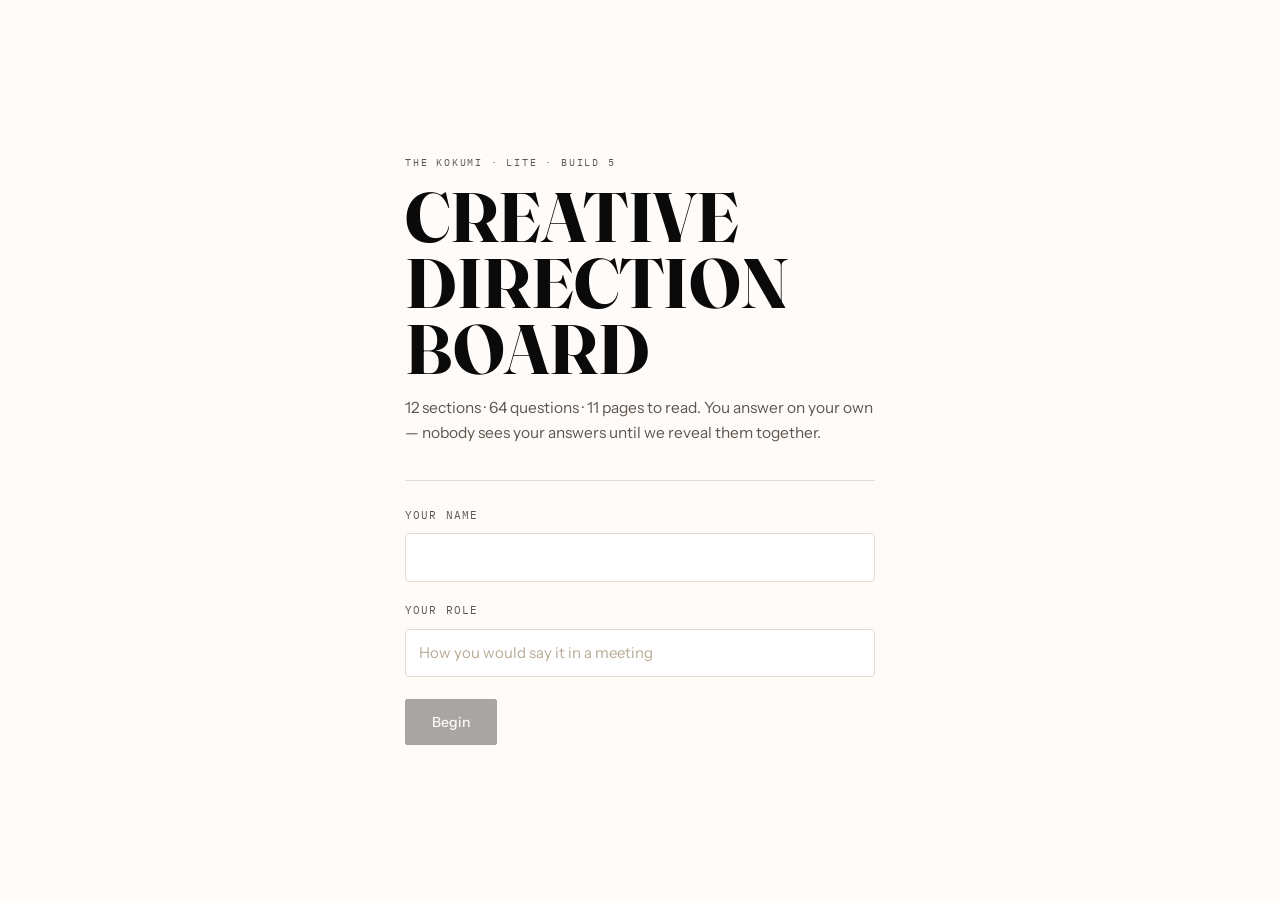
<file: index.html>
<!doctype html>
<html lang="en">
<head>
<meta charset="utf-8">
<meta name="viewport" content="width=device-width, initial-scale=1, viewport-fit=cover">
<title>Creative Direction Board</title>

<!-- Every file carries ?v= so an update always reaches the phone.
     Without it a browser keeps its cached data.js indefinitely and a
     participant silently runs last week's questions. Bump the number
     on every upload; the fonts are loaded by app.js. -->
<link rel="stylesheet" href="thko.css?v=5">
</head>
<body>
<div id="app"></div>
<div class="stat" id="stat" hidden></div>
<script src="config.js?v=5"></script>
<script src="data.js?v=5"></script>
<script src="app.js?v=5"></script>
</body>
</html>
</file>
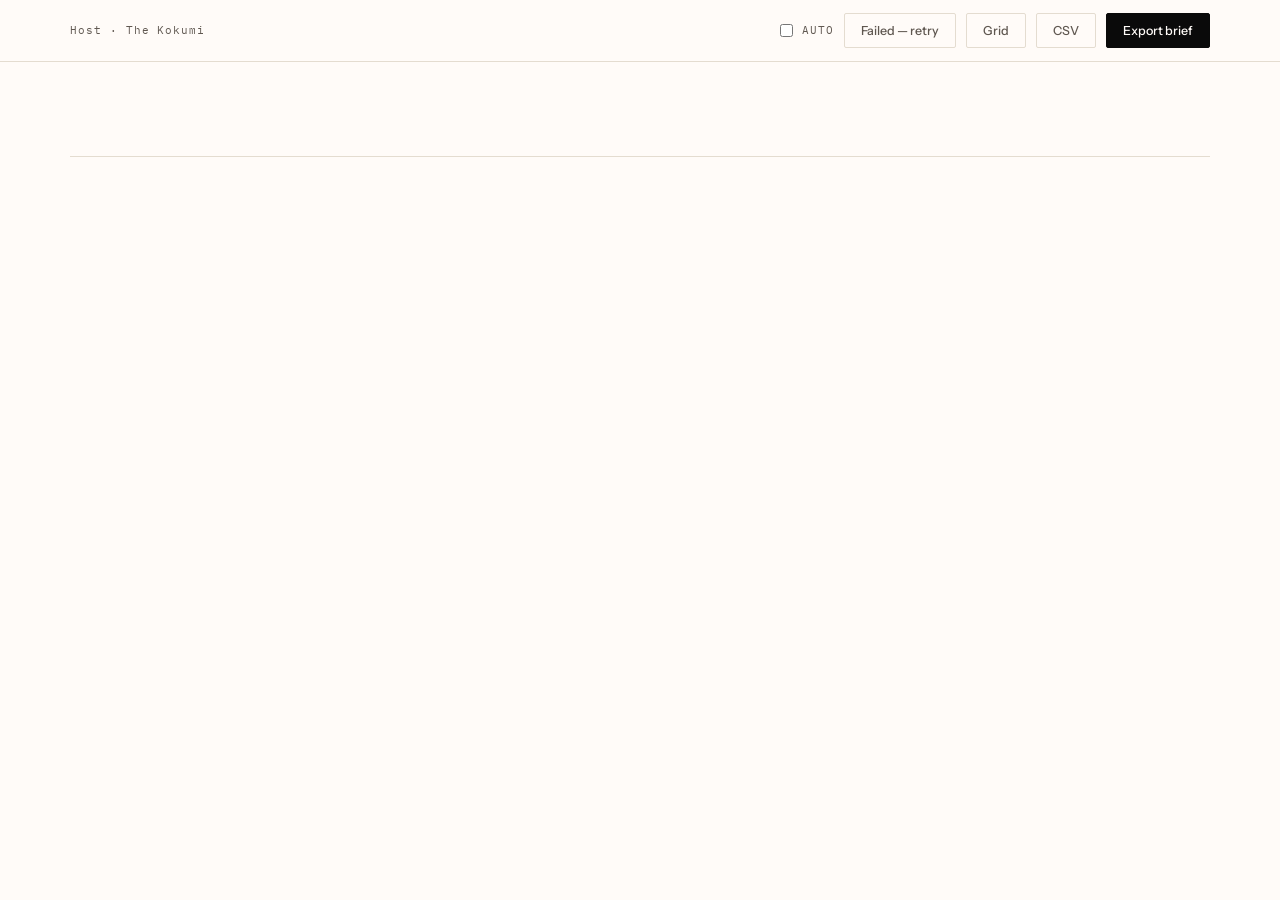
<file: host.html>
<!doctype html>
<html lang="en">
<head>
<meta charset="utf-8">
<meta name="viewport" content="width=device-width, initial-scale=1, viewport-fit=cover">
<title>Board Host</title>
<link rel="preconnect" href="https://fonts.googleapis.com">
<link rel="preconnect" href="https://fonts.gstatic.com" crossorigin>
<link rel="stylesheet" href="https://fonts.googleapis.com/css2?family=Fraunces:opsz,wght,SOFT,WONK@9..144,300..700,0..100,0..1&amp;family=Archivo:wdth,wght@75..125,400..700&amp;family=Instrument+Sans:wght@400;500;600&amp;family=IBM+Plex+Mono:wght@400;500&amp;display=swap">
<link rel="stylesheet" href="thko.css?v=5">
<style>
/* the host view on the same system as the board */
:root{--ground:#FFFBF8;--shoyu:#0A0A0A;--tamari:#5F5750;--nuka:#E4DCD0;
 --amber:#7A2234;--negi:#7A2234;
 --serif:"Fraunces",Georgia,serif;
 --sans:"Instrument Sans",-apple-system,BlinkMacSystemFont,sans-serif;
 --mono:"IBM Plex Mono",ui-monospace,Menlo,monospace}
body{font-family:var(--sans);color:var(--shoyu)}
h1,h2{font-family:var(--serif);font-variation-settings:"opsz" 144,"SOFT" 0,"WONK" 1;
 font-weight:700;letter-spacing:-.01em}
h3{font-family:var(--serif);font-variation-settings:"opsz" 44,"SOFT" 0,"WONK" 0;font-weight:700}

/* ---- the matrix ---- */
body.gridview .wrap.wide{max-width:none;padding-left:18px;padding-right:18px}
.gwrap{overflow:auto;max-height:78vh;border:1px solid var(--nuka);border-radius:3px;background:#fff}
.gtab{border-collapse:separate;border-spacing:0;font-size:13px;line-height:1.4}
.gtab th,.gtab td{border-bottom:1px solid #F0E9DF;border-right:1px solid #F0E9DF;
 padding:9px 11px;text-align:left;vertical-align:top}
.gtab tbody td{background:#fff}   /* opaque, so nothing bleeds under the pinned column */
.gtab thead th{position:sticky;top:0;z-index:3;background:#0A0A0A;color:#F6F1EB;
 border-bottom:1px solid #0A0A0A;min-width:150px;max-width:230px}
.gtab thead th.qcol{z-index:5;left:0;background:#0A0A0A;color:#F6F1EB;
 font-family:var(--mono);font-size:9.5px;letter-spacing:.14em;text-transform:uppercase}
.gtab .pn{font-weight:600;font-size:13px}
.gtab .pr{font-family:var(--mono);font-size:9.5px;letter-spacing:.1em;
 text-transform:uppercase;color:#A79E96;margin-top:2px}
.gtab .qcol{position:sticky;left:0;z-index:2;background:#FFFBF8;font-weight:400;
 min-width:260px;max-width:340px;border-right:1px solid var(--nuka)}
.gtab tbody .qcol{font-size:13px;color:#0A0A0A}
.gtab .qn{display:inline-block;font-family:var(--mono);font-size:9.5px;letter-spacing:.1em;
 color:#A79E96;min-width:42px}
.gtab .brow th{background:#F2EBE1;font-family:var(--mono);font-size:9.5px;letter-spacing:.14em;
 text-transform:uppercase;color:#5F5750}
.gtab .brow td{background:#F2EBE1}
.gtab tbody tr:hover td{background:#FFFCF6}
.gtab .no{color:#C9C1B8}
@media print{ .gwrap{max-height:none;overflow:visible} .bar{display:none} }
</style>
</head>
<body>
<div class="bar"><div class="bar-in wide">
  <span class="who">Host · The Kokumi</span>
  <span class="row">
    <label class="mono" style="cursor:pointer;display:flex;align-items:center;gap:6px">
      <input type="checkbox" id="auto" style="accent-color:var(--tamari)"><span> auto</span></label>
    <button class="ghost sm" id="rf">Refresh</button>
    <button class="ghost sm" id="view">Grid</button>
    <button class="ghost sm" id="csv">CSV</button>
    <button class="sm" id="brief">Export brief</button>
  </span>
</div></div>

<div class="wrap wide" style="padding-top:38px;padding-bottom:80px">
  <div id="head"></div>
  <div class="row" id="nav" style="margin:26px 0 30px"></div>
  <hr style="margin-bottom:34px">
  <div id="body"></div>
</div>

<script src="config.js?v=5"></script>
<script src="data.js?v=5"></script>
<script src="host.js?v=5"></script>
</body>
</html>
</file>
<file: thko.css>
/* The Kokumi — workshop board */
:root{
  --ground:#FFFBF8; --nuka:#D9CFBC; --amber:#D08A45;
  --tamari:#6B4526; --shoyu:#16120E; --negi:#5E7360;
  --paper:#FFFFFF;
  --hair:rgba(107,69,38,.16);
  --serif:"Cormorant Garamond",Georgia,"Times New Roman",serif;
  --sans:"Work Sans",-apple-system,BlinkMacSystemFont,"Segoe UI",Roboto,sans-serif;
  --mono:"IBM Plex Mono",ui-monospace,SFMono-Regular,Menlo,monospace;
  color-scheme:light;
}
*{box-sizing:border-box}
html,body{margin:0}
html{height:100%}
body{
  min-height:100%;
  background:var(--ground); color:var(--shoyu);
  font-family:var(--sans); font-weight:400; font-size:15px; line-height:1.62;
  -webkit-font-smoothing:antialiased;
}
[hidden]{display:none!important}
::selection{background:var(--nuka)}

.wrap{max-width:760px;margin:0 auto;padding-left:20px;padding-right:20px}
.wide{max-width:1180px}

/* ---- type ---- */
.eyebrow{
  font-family:var(--mono); font-size:10px; letter-spacing:.17em;
  text-transform:uppercase; color:var(--tamari); margin:0;
}
h1{
  font-family:var(--serif); font-weight:300; font-size:clamp(40px,7vw,66px);
  line-height:1.0; letter-spacing:-.012em; margin:14px 0 0; text-wrap:balance;
}
h2{
  font-family:var(--serif); font-weight:300; font-size:clamp(28px,4.4vw,40px);
  line-height:1.08; margin:0; letter-spacing:-.008em; text-wrap:balance;
}
h3{
  font-family:var(--serif); font-weight:400; font-size:23px; line-height:1.24;
  margin:0 0 6px; letter-spacing:-.004em; text-wrap:balance;
}
p{margin:0}
.lede{color:var(--tamari);max-width:56ch;margin-top:14px}
.note{font-size:13.5px;color:var(--tamari);line-height:1.55}
.mono{font-family:var(--mono);font-size:11px;letter-spacing:.1em;text-transform:uppercase;color:var(--tamari)}
hr{height:1px;background:var(--nuka);border:0;margin:0}

/* ---- top bar ---- */
.bar{
  position:sticky; top:env(safe-area-inset-top,0px); z-index:20;
  background:var(--ground); border-bottom:1px solid var(--nuka);
}
.bar-in{
  max-width:760px;margin:0 auto;padding:13px 20px;
  display:flex;align-items:center;gap:16px;justify-content:space-between;
}
.bar-in.wide{max-width:1180px}
.who{font-family:var(--mono);font-size:10.5px;letter-spacing:.09em;color:var(--tamari);
  white-space:nowrap;overflow:hidden;text-overflow:ellipsis}
.pips{display:flex;gap:5px;flex-shrink:0}
.pip{width:22px;height:2px;background:var(--nuka)}
.pip.done{background:var(--negi)}
.pip.now{background:var(--amber)}

/* ---- buttons ---- */
button{
  font-family:var(--sans);font-weight:500;font-size:14px;
  padding:13px 26px;border-radius:2px;cursor:pointer;
  background:var(--shoyu);color:var(--ground);border:1px solid var(--shoyu);
  transition:background .15s,color .15s,border-color .15s;
}
button:hover:not(:disabled){background:var(--tamari);border-color:var(--tamari)}
button:disabled{opacity:.35;cursor:default}
button.ghost{background:transparent;color:var(--tamari);border-color:var(--nuka)}
button.ghost:hover:not(:disabled){background:var(--nuka);color:var(--shoyu);border-color:var(--nuka)}
button.sm{padding:9px 16px;font-size:12.5px}
.row{display:flex;gap:10px;flex-wrap:wrap;align-items:center}

/* ---- inputs ---- */
input[type=text],textarea,select{
  width:100%;padding:12px 13px;font-family:var(--sans);font-size:15px;color:var(--shoyu);
  background:var(--paper);border:1px solid var(--nuka);border-radius:2px;line-height:1.5;
}
textarea{min-height:82px;resize:vertical}
input[type=text]:focus,textarea:focus{outline:none;border-color:var(--amber)}
input::placeholder,textarea::placeholder{color:#B9AC97}

/* ---- card ---- */
.card{
  background:var(--paper);border:1px solid var(--nuka);border-radius:2px;
  padding:26px 26px 28px;margin-bottom:16px;
}
.cnum{font-family:var(--mono);font-size:10px;letter-spacing:.16em;color:var(--amber);
  display:block;margin-bottom:11px}
.cbody{margin-top:18px}

/* choice / multi */
.opt{
  display:flex;gap:12px;align-items:flex-start;padding:12px 14px;
  border:1px solid var(--nuka);border-radius:2px;margin-bottom:8px;cursor:pointer;
  transition:border-color .13s,background .13s;font-size:14.5px;line-height:1.45;
}
.opt:hover{border-color:var(--tamari)}
.opt input{margin:4px 0 0;accent-color:var(--tamari);flex-shrink:0}
.opt.on{border-color:var(--amber);background:#FEF8F1}

/* two-word */
.two{display:flex;gap:10px;align-items:center;flex-wrap:wrap}
.two .fix{font-family:var(--serif);font-size:25px;font-weight:300;color:var(--tamari);white-space:nowrap}
.two input{flex:1 1 150px;font-family:var(--serif);font-size:25px;font-weight:400;
  text-align:center;padding:7px 10px;border:0;border-bottom:1px solid var(--nuka);
  background:transparent;border-radius:0}
.two input:focus{border-bottom-color:var(--amber)}

/* slider */
.sl-ends{display:flex;justify-content:space-between;gap:16px;margin-bottom:8px}
.sl-ends span{font-family:var(--mono);font-size:10.5px;letter-spacing:.1em;
  text-transform:uppercase;color:var(--tamari)}
.sl-ends span:last-child{text-align:right}
input[type=range]{
  -webkit-appearance:none;appearance:none;width:100%;height:30px;background:transparent;cursor:pointer;
}
input[type=range]::-webkit-slider-runnable-track{height:1px;background:var(--nuka)}
input[type=range]::-moz-range-track{height:1px;background:var(--nuka)}
input[type=range]::-webkit-slider-thumb{
  -webkit-appearance:none;width:15px;height:15px;border-radius:50%;
  background:var(--tamari);margin-top:-7px;border:0;
}
input[type=range]::-moz-range-thumb{width:15px;height:15px;border-radius:50%;background:var(--tamari);border:0}
.ticks{display:flex;justify-content:space-between;padding:0 6px;margin-top:-4px}
.ticks i{width:1px;height:5px;background:var(--nuka)}
.slv{font-family:var(--mono);font-size:10.5px;color:var(--amber);text-align:center;
  margin-top:8px;letter-spacing:.1em;min-height:14px}

/* colour */
.cgrid{display:grid;grid-template-columns:repeat(auto-fit,minmax(190px,1fr));gap:18px}
.cg label{display:block;font-family:var(--mono);font-size:10px;letter-spacing:.14em;
  text-transform:uppercase;color:var(--tamari);margin-bottom:9px}
.swatch{display:flex;gap:10px;align-items:center}
.swatch input[type=color]{width:42px;height:42px;padding:0;border:1px solid var(--nuka);
  border-radius:2px;background:none;cursor:pointer;flex-shrink:0}

/* pool */
.pool-nav{display:flex;gap:6px;margin-bottom:16px}
.pool-nav button{flex:1;padding:9px 0;font-size:12px}
.plate{width:100%;aspect-ratio:16/9;border:1px solid var(--nuka);border-radius:2px;
  overflow:hidden;background:var(--nuka);margin-bottom:18px;max-width:100%}
.plate img,.plate svg{width:100%;height:100%;display:block;object-fit:cover}
.pgrid{display:grid;grid-template-columns:repeat(auto-fit,minmax(215px,1fr));gap:14px}
.pgrid label{display:block;font-family:var(--mono);font-size:10px;letter-spacing:.13em;
  text-transform:uppercase;color:var(--tamari);margin-bottom:7px}

/* status */
.stat{
  position:fixed;left:50%;transform:translateX(-50%);
  top:calc(62px + env(safe-area-inset-top,0px));z-index:40;
  background:var(--shoyu);color:var(--ground);padding:11px 22px;border-radius:2px;
  font-family:var(--mono);font-size:11px;letter-spacing:.08em;
  box-shadow:0 8px 28px rgba(22,18,14,.2);max-width:calc(100vw - 40px);text-align:center;
}
.stat.warn{background:var(--amber)}

/* gate + done */
.mid{min-height:100vh;display:grid;place-items:center;padding:40px 20px}
.mid-in{width:100%;max-width:470px}

/* host */
.hgrid{display:grid;grid-template-columns:repeat(auto-fit,minmax(280px,1fr));gap:14px}
.ans{background:var(--paper);border:1px solid var(--nuka);border-radius:2px;padding:17px 18px}
.ans .nm{font-family:var(--mono);font-size:10px;letter-spacing:.13em;text-transform:uppercase;
  color:var(--amber);margin-bottom:8px}
.ans .tx{font-size:15px;line-height:1.5;white-space:pre-wrap;word-break:break-word}
.axis{margin:14px 0 26px}
.axis-line{position:relative;height:42px;border-bottom:1px solid var(--nuka)}
.mk{position:absolute;top:6px;transform:translateX(-50%);text-align:center}
.mk b{display:block;width:11px;height:11px;border-radius:50%;background:var(--tamari);margin:0 auto}
.mk span{font-family:var(--mono);font-size:9px;letter-spacing:.06em;color:var(--tamari);
  display:block;margin-top:5px;white-space:nowrap}
.spread{font-family:var(--mono);font-size:10px;letter-spacing:.1em;color:var(--amber);margin-top:9px}
.cloud{display:flex;flex-wrap:wrap;gap:8px}
.cloud span{border:1px solid var(--nuka);border-radius:2px;padding:6px 11px;font-size:14px;background:var(--paper)}
.cloud span.hot{border-color:var(--amber);color:var(--tamari)}

@media(max-width:640px){
  .card{padding:22px 18px 24px}
  .two .fix{font-size:21px}
  .two input{font-size:21px}
}
</file>
